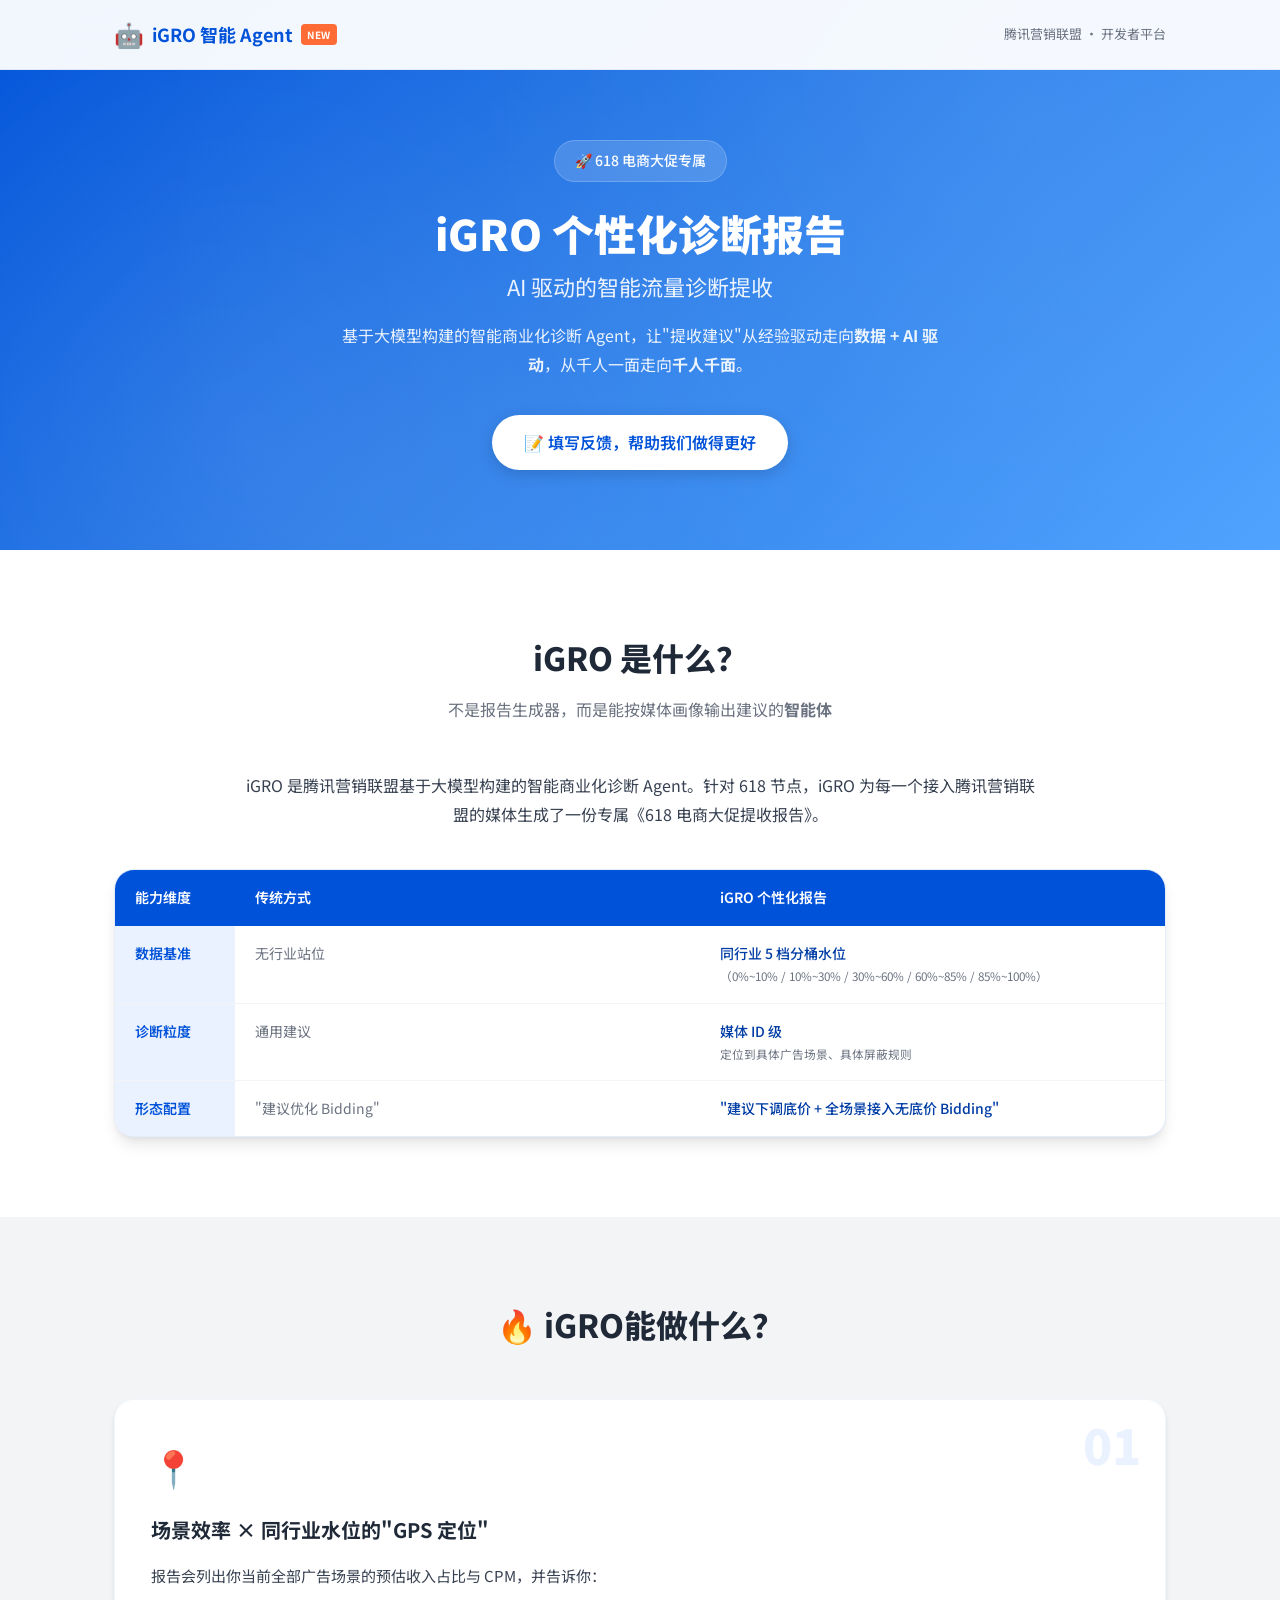
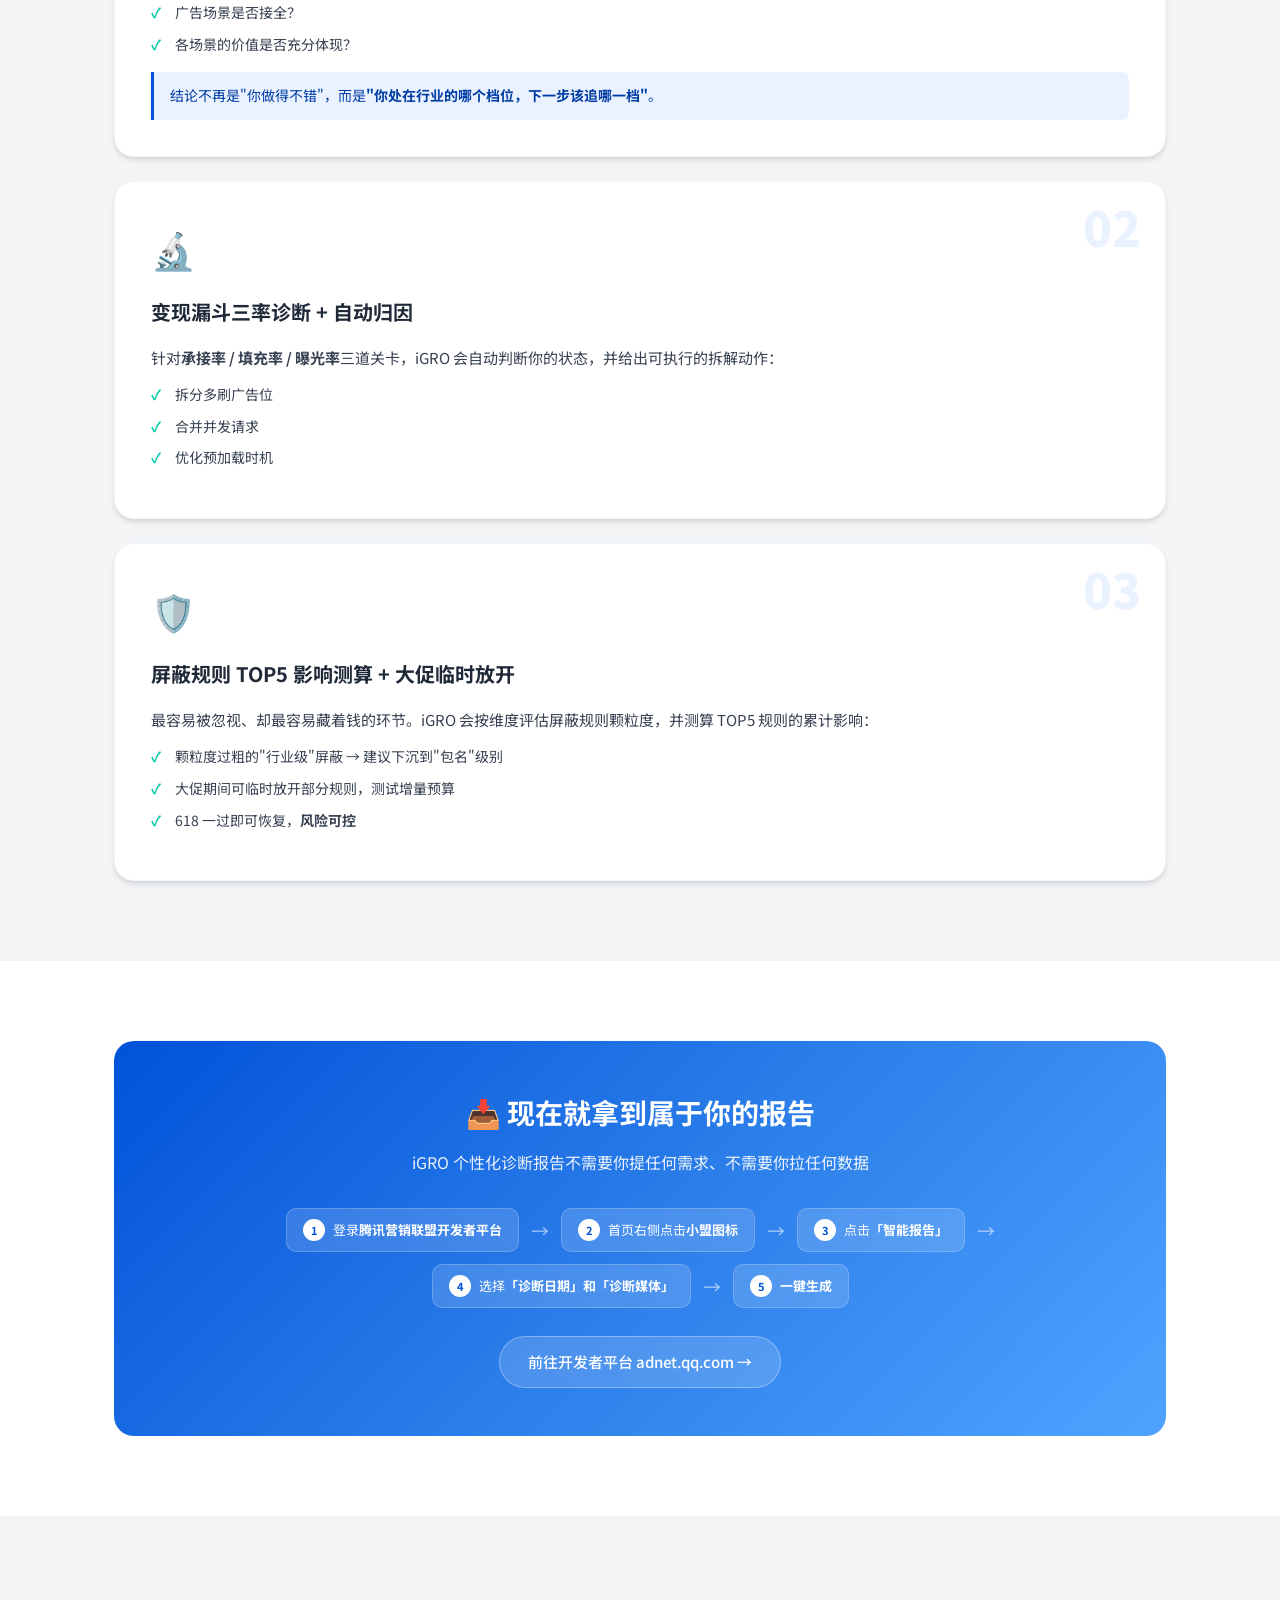
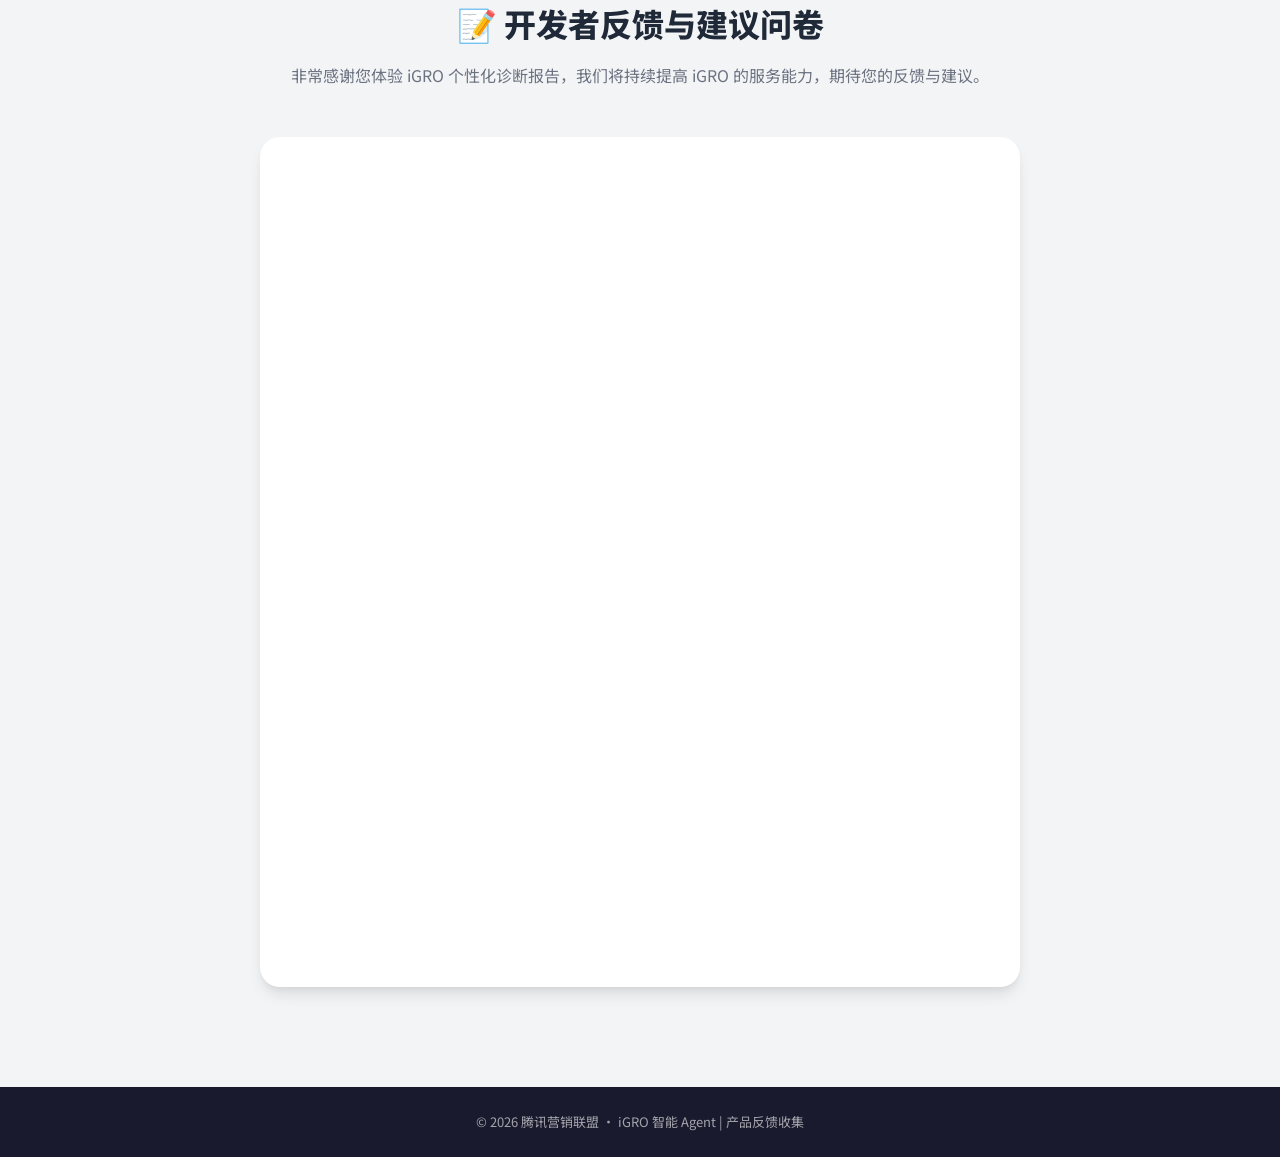
<file: index.html>
<!DOCTYPE html>
<html lang="zh-CN">
<head>
    <meta charset="UTF-8">
    <meta name="viewport" content="width=device-width, initial-scale=1.0">
    <title>iGRO 智能诊断报告 - 腾讯营销联盟</title>
    <link rel="stylesheet" href="style.css">
    <link href="https://fonts.googleapis.com/css2?family=Noto+Sans+SC:wght@300;400;500;700;900&display=swap" rel="stylesheet">
</head>
<body>
    <!-- 顶部导航 -->
    <nav class="navbar">
        <div class="nav-container">
            <div class="nav-brand">
                <span class="brand-icon">🤖</span>
                <span class="brand-text">iGRO 智能 Agent</span>
                <span class="brand-badge">NEW</span>
            </div>
            <div class="nav-subtitle">腾讯营销联盟 · 开发者平台</div>
        </div>
    </nav>

    <!-- Hero 区域 -->
    <section class="hero">
        <div class="hero-bg-pattern"></div>
        <div class="container">
            <div class="hero-content">
                <div class="hero-tag">🚀 618 电商大促专属</div>
                <h1 class="hero-title">
                    iGRO 个性化诊断报告
                    <span class="hero-highlight">AI 驱动的智能流量诊断提收</span>
                </h1>
                <p class="hero-desc">
                    基于大模型构建的智能商业化诊断 Agent，让"提收建议"从经验驱动走向<strong>数据 + AI 驱动</strong>，从千人一面走向<strong>千人千面</strong>。
                </p>
                <a href="#feedback-form" class="hero-cta">📝 填写反馈，帮助我们做得更好</a>
            </div>
        </div>
    </section>

    <!-- iGRO 是什么 -->
    <section class="section section-what">
        <div class="container">
            <div class="section-header">
                <h2 class="section-title">iGRO 是什么？</h2>
                <p class="section-subtitle">不是报告生成器，而是能按媒体画像输出建议的<strong>智能体</strong></p>
            </div>
            <p class="section-desc">
                iGRO 是腾讯营销联盟基于大模型构建的智能商业化诊断 Agent。针对 618 节点，iGRO 为每一个接入腾讯营销联盟的媒体生成了一份专属《618 电商大促提收报告》。
            </p>
            
            <!-- 对比表格 -->
            <div class="compare-table">
                <div class="compare-header">
                    <div class="compare-col">能力维度</div>
                    <div class="compare-col old">传统方式</div>
                    <div class="compare-col new">iGRO 个性化报告</div>
                </div>
                <div class="compare-row">
                    <div class="compare-col label">数据基准</div>
                    <div class="compare-col old">无行业站位</div>
                    <div class="compare-col new">同行业 5 档分桶水位<br><small>（0%~10% / 10%~30% / 30%~60% / 60%~85% / 85%~100%）</small></div>
                </div>
                <div class="compare-row">
                    <div class="compare-col label">诊断粒度</div>
                    <div class="compare-col old">通用建议</div>
                    <div class="compare-col new">媒体 ID 级<br><small>定位到具体广告场景、具体屏蔽规则</small></div>
                </div>
                <div class="compare-row">
                    <div class="compare-col label">形态配置</div>
                    <div class="compare-col old">"建议优化 Bidding"</div>
                    <div class="compare-col new">"建议下调底价 + 全场景接入无底价 Bidding"</div>
                </div>
            </div>
        </div>
    </section>

    <!-- 三大看点 -->
    <section class="section section-highlights">
        <div class="container">
            <div class="section-header">
                <h2 class="section-title">🔥 iGRO能做什么？</h2>
            </div>
            
            <div class="highlights-grid">
                <!-- 看点一 -->
                <div class="highlight-card">
                    <div class="highlight-number">01</div>
                    <div class="highlight-icon">📍</div>
                    <h3 class="highlight-title">场景效率 × 同行业水位的"GPS 定位"</h3>
                    <div class="highlight-content">
                        <p>报告会列出你当前全部广告场景的预估收入占比与 CPM，并告诉你：</p>
                        <ul>
                            <li>广告场景是否接全？</li>
                            <li>各场景的价值是否充分体现？</li>
                        </ul>
                        <div class="highlight-quote">
                            结论不再是"你做得不错"，而是<strong>"你处在行业的哪个档位，下一步该追哪一档"</strong>。
                        </div>
                    </div>
                </div>

                <!-- 看点二 -->
                <div class="highlight-card">
                    <div class="highlight-number">02</div>
                    <div class="highlight-icon">🔬</div>
                    <h3 class="highlight-title">变现漏斗三率诊断 + 自动归因</h3>
                    <div class="highlight-content">
                        <p>针对<strong>承接率 / 填充率 / 曝光率</strong>三道关卡，iGRO 会自动判断你的状态，并给出可执行的拆解动作：</p>
                        <ul>
                            <li>拆分多刷广告位</li>
                            <li>合并并发请求</li>
                            <li>优化预加载时机</li>
                        </ul>
                    </div>
                </div>

                <!-- 看点三 -->
                <div class="highlight-card">
                    <div class="highlight-number">03</div>
                    <div class="highlight-icon">🛡️</div>
                    <h3 class="highlight-title">屏蔽规则 TOP5 影响测算 + 大促临时放开</h3>
                    <div class="highlight-content">
                        <p>最容易被忽视、却最容易藏着钱的环节。iGRO 会按维度评估屏蔽规则颗粒度，并测算 TOP5 规则的累计影响：</p>
                        <ul>
                            <li>颗粒度过粗的"行业级"屏蔽 → 建议下沉到"包名"级别</li>
                            <li>大促期间可临时放开部分规则，测试增量预算</li>
                            <li>618 一过即可恢复，<strong>风险可控</strong></li>
                        </ul>
                    </div>
                </div>
            </div>
        </div>
    </section>

    <!-- 获取入口 -->
    <section class="section section-cta">
        <div class="container">
            <div class="cta-card">
                <h2>📥 现在就拿到属于你的报告</h2>
                <p>iGRO 个性化诊断报告不需要你提任何需求、不需要你拉任何数据</p>
                <div class="cta-path">
                    <div class="path-step">
                        <span class="step-num">1</span>
                        <span>登录<strong>腾讯营销联盟开发者平台</strong></span>
                    </div>
                    <div class="path-arrow">→</div>
                    <div class="path-step">
                        <span class="step-num">2</span>
                        <span>首页右侧点击<strong>小盟图标</strong></span>
                    </div>
                    <div class="path-arrow">→</div>
                    <div class="path-step">
                        <span class="step-num">3</span>
                        <span>点击<strong>「智能报告」</strong></span>
                    </div>
                    <div class="path-arrow">→</div>
                    <div class="path-step">
                        <span class="step-num">4</span>
                        <span>选择<strong>「诊断日期」和「诊断媒体」</strong></span>
                    </div>
                    <div class="path-arrow">→</div>
                    <div class="path-step">
                        <span class="step-num">5</span>
                        <span><strong>一键生成</strong></span>
                    </div>
                </div>
                <a href="https://adnet.qq.com" target="_blank" class="cta-link">前往开发者平台 adnet.qq.com →</a>
            </div>
        </div>
    </section>

    <!-- 反馈表单 -->
    <section class="section section-form" id="feedback-form">
        <div class="container">
            <div class="section-header">
                <h2 class="section-title">📝 开发者反馈与建议问卷</h2>
                <p class="section-subtitle">非常感谢您体验 iGRO 个性化诊断报告，我们将持续提高 iGRO 的服务能力，期待您的反馈与建议。</p>
            </div>

            <div class="feedback-iframe-wrapper">
                <iframe 
                    src="https://wj.qq.com/s2/26842965/46fb/" 
                    width="100%" 
                    height="850" 
                    frameborder="0"
                    scrolling="yes">
                </iframe>
            </div>
        </div>
    </section>

    <!-- 页脚 -->
    <footer class="footer">
        <div class="container">
            <p>© 2026 腾讯营销联盟 · iGRO 智能 Agent | 产品反馈收集</p>
        </div>
    </footer>

    <script>
        // 平滑滚动
        document.querySelectorAll('a[href^="#"]').forEach(anchor => {
            anchor.addEventListener('click', function(e) {
                e.preventDefault();
                const target = document.querySelector(this.getAttribute('href'));
                if (target) {
                    target.scrollIntoView({ behavior: 'smooth', block: 'start' });
                }
            });
        });
    </script>
</body>
</html>
</file>
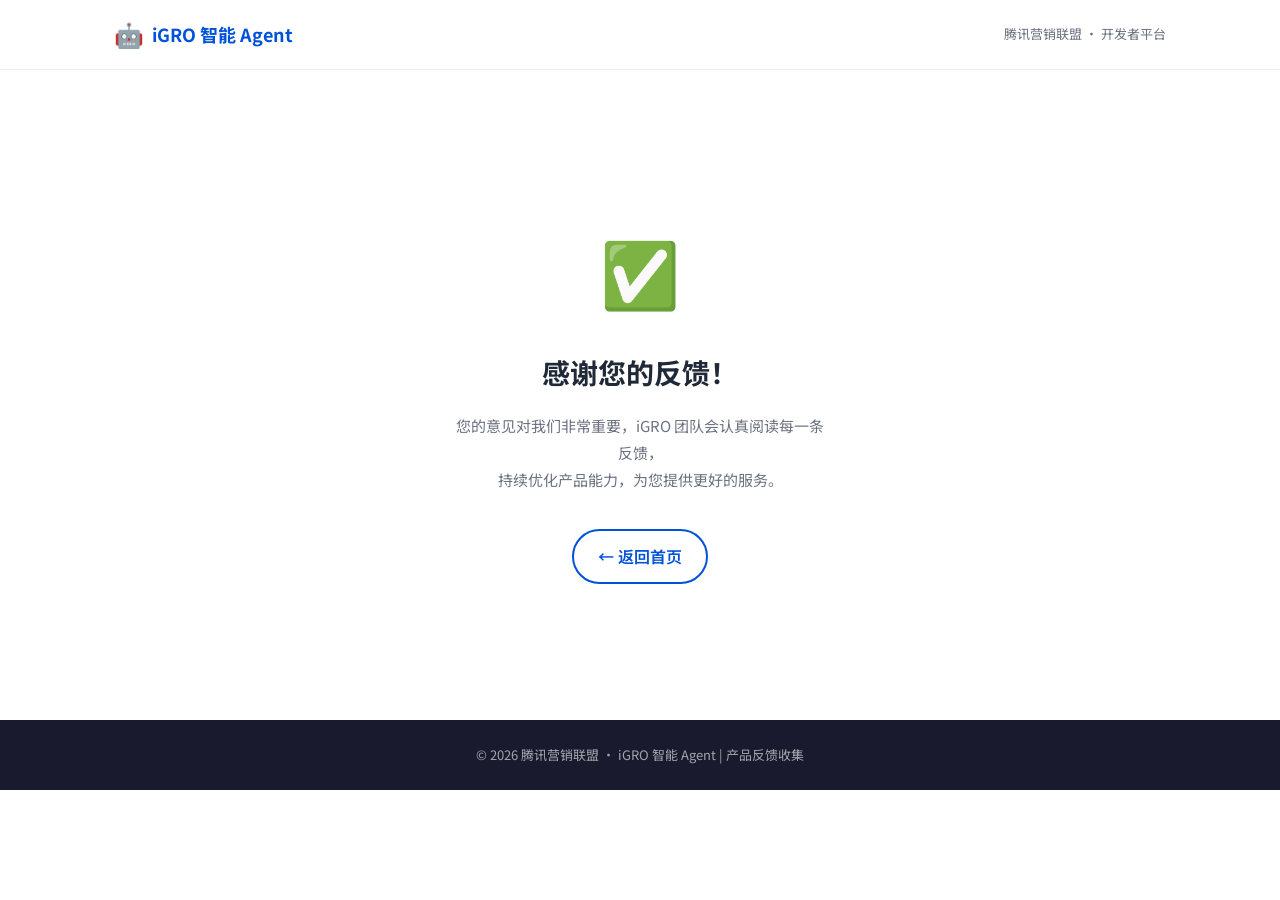
<file: success.html>
<!DOCTYPE html>
<html lang="zh-CN">
<head>
    <meta charset="UTF-8">
    <meta name="viewport" content="width=device-width, initial-scale=1.0">
    <title>提交成功 - iGRO 反馈</title>
    <link rel="stylesheet" href="style.css">
    <link href="https://fonts.googleapis.com/css2?family=Noto+Sans+SC:wght@300;400;500;700;900&display=swap" rel="stylesheet">
</head>
<body>
    <nav class="navbar">
        <div class="nav-container">
            <div class="nav-brand">
                <span class="brand-icon">🤖</span>
                <span class="brand-text">iGRO 智能 Agent</span>
            </div>
            <div class="nav-subtitle">腾讯营销联盟 · 开发者平台</div>
        </div>
    </nav>

    <section class="success-page">
        <div class="container">
            <div class="success-card">
                <div class="success-icon">✅</div>
                <h1>感谢您的反馈！</h1>
                <p class="success-message">
                    您的意见对我们非常重要，iGRO 团队会认真阅读每一条反馈，<br>
                    持续优化产品能力，为您提供更好的服务。
                </p>
                <div class="success-actions">
                    <a href="index.html" class="btn-back">← 返回首页</a>
                </div>
            </div>
        </div>
    </section>

    <footer class="footer">
        <div class="container">
            <p>© 2026 腾讯营销联盟 · iGRO 智能 Agent | 产品反馈收集</p>
        </div>
    </footer>
</body>
</html>
</file>
<file: style.css>
/* ============================================
   iGRO 反馈网站 - 腾讯广告品牌蓝色调
   ============================================ */

/* CSS Variables */
:root {
    --primary: #0052D9;
    --primary-light: #3B82F6;
    --primary-dark: #003DA5;
    --primary-bg: #EBF2FF;
    --primary-gradient: linear-gradient(135deg, #0052D9 0%, #2B7DE9 50%, #4FA3FF 100%);
    --secondary: #00C9A7;
    --accent: #FF6B35;
    --dark: #1A1A2E;
    --gray-900: #1F2937;
    --gray-700: #374151;
    --gray-500: #6B7280;
    --gray-300: #D1D5DB;
    --gray-100: #F3F4F6;
    --white: #FFFFFF;
    --shadow-sm: 0 1px 2px rgba(0, 0, 0, 0.05);
    --shadow-md: 0 4px 6px -1px rgba(0, 0, 0, 0.1), 0 2px 4px -1px rgba(0, 0, 0, 0.06);
    --shadow-lg: 0 10px 15px -3px rgba(0, 0, 0, 0.1), 0 4px 6px -2px rgba(0, 0, 0, 0.05);
    --shadow-xl: 0 20px 25px -5px rgba(0, 0, 0, 0.1), 0 10px 10px -5px rgba(0, 0, 0, 0.04);
    --radius: 12px;
    --radius-lg: 20px;
}

/* Reset */
* {
    margin: 0;
    padding: 0;
    box-sizing: border-box;
}

html {
    scroll-behavior: smooth;
}

body {
    font-family: 'Noto Sans SC', -apple-system, BlinkMacSystemFont, 'Segoe UI', sans-serif;
    color: var(--gray-900);
    line-height: 1.7;
    background: var(--white);
    -webkit-font-smoothing: antialiased;
    overflow-x: hidden;
}

.container {
    max-width: 1100px;
    margin: 0 auto;
    padding: 0 24px;
}

/* ============ Navbar ============ */
.navbar {
    position: fixed;
    top: 0;
    left: 0;
    right: 0;
    z-index: 1000;
    background: rgba(255, 255, 255, 0.95);
    backdrop-filter: blur(20px);
    border-bottom: 1px solid rgba(0, 82, 217, 0.08);
    padding: 14px 0;
}

.nav-container {
    max-width: 1100px;
    margin: 0 auto;
    padding: 0 24px;
    display: flex;
    align-items: center;
    justify-content: space-between;
}

.nav-brand {
    display: flex;
    align-items: center;
    gap: 8px;
}

.brand-icon {
    font-size: 24px;
}

.brand-text {
    font-weight: 700;
    font-size: 18px;
    color: var(--primary);
}

.brand-badge {
    background: var(--accent);
    color: white;
    font-size: 10px;
    font-weight: 700;
    padding: 2px 6px;
    border-radius: 4px;
    letter-spacing: 0.5px;
}

.nav-subtitle {
    font-size: 13px;
    color: var(--gray-500);
}

.nav-logout {
    color: var(--gray-500);
    text-decoration: none;
    font-size: 14px;
    padding: 6px 12px;
    border-radius: 6px;
    transition: all 0.2s;
}

.nav-logout:hover {
    background: var(--gray-100);
    color: var(--primary);
}

/* ============ Hero ============ */
.hero {
    position: relative;
    padding: 140px 0 80px;
    background: var(--primary-gradient);
    overflow: hidden;
}

.hero-bg-pattern {
    position: absolute;
    top: 0;
    left: 0;
    right: 0;
    bottom: 0;
    background-image: 
        radial-gradient(circle at 20% 80%, rgba(255, 255, 255, 0.08) 0%, transparent 50%),
        radial-gradient(circle at 80% 20%, rgba(255, 255, 255, 0.05) 0%, transparent 50%),
        radial-gradient(circle at 50% 50%, rgba(255, 255, 255, 0.02) 0%, transparent 80%);
}

.hero-content {
    position: relative;
    text-align: center;
    color: white;
}

.hero-tag {
    display: inline-block;
    background: rgba(255, 255, 255, 0.15);
    backdrop-filter: blur(10px);
    border: 1px solid rgba(255, 255, 255, 0.2);
    padding: 8px 20px;
    border-radius: 30px;
    font-size: 14px;
    font-weight: 500;
    margin-bottom: 24px;
}

.hero-title {
    font-size: 42px;
    font-weight: 900;
    line-height: 1.3;
    margin-bottom: 20px;
}

.hero-highlight {
    display: block;
    font-size: 22px;
    font-weight: 400;
    opacity: 0.9;
    margin-top: 12px;
}

.hero-desc {
    font-size: 16px;
    line-height: 1.8;
    opacity: 0.9;
    max-width: 600px;
    margin: 0 auto 36px;
}

.hero-cta {
    display: inline-block;
    background: white;
    color: var(--primary);
    padding: 14px 32px;
    border-radius: 30px;
    font-size: 16px;
    font-weight: 600;
    text-decoration: none;
    transition: all 0.3s;
    box-shadow: 0 4px 15px rgba(0, 0, 0, 0.15);
}

.hero-cta:hover {
    transform: translateY(-2px);
    box-shadow: 0 8px 25px rgba(0, 0, 0, 0.2);
}

/* ============ Sections ============ */
.section {
    padding: 80px 0;
}

.section-header {
    text-align: center;
    margin-bottom: 48px;
}

.section-title {
    font-size: 32px;
    font-weight: 800;
    color: var(--gray-900);
    margin-bottom: 12px;
}

.section-subtitle {
    font-size: 16px;
    color: var(--gray-500);
}

.section-desc {
    font-size: 16px;
    color: var(--gray-700);
    max-width: 800px;
    margin: 0 auto 40px;
    text-align: center;
    line-height: 1.8;
}

/* ============ Compare Table ============ */
.compare-table {
    background: white;
    border-radius: var(--radius-lg);
    overflow: hidden;
    box-shadow: var(--shadow-lg);
    border: 1px solid rgba(0, 82, 217, 0.1);
}

.compare-header {
    display: grid;
    grid-template-columns: 120px 1fr 1fr;
    background: var(--primary);
    color: white;
    font-weight: 600;
    font-size: 14px;
}

.compare-header .compare-col {
    padding: 16px 20px;
}

.compare-row {
    display: grid;
    grid-template-columns: 120px 1fr 1fr;
    border-bottom: 1px solid var(--gray-100);
}

.compare-row:last-child {
    border-bottom: none;
}

.compare-row .compare-col {
    padding: 16px 20px;
    font-size: 14px;
    line-height: 1.6;
}

.compare-row .compare-col.label {
    font-weight: 600;
    background: var(--primary-bg);
    color: var(--primary);
}

.compare-row .compare-col.old {
    color: var(--gray-500);
}

.compare-row .compare-col.new {
    color: var(--primary-dark);
    font-weight: 500;
}

.compare-row .compare-col.new small {
    color: var(--gray-500);
    font-weight: 400;
}

/* ============ Highlights ============ */
.section-highlights {
    background: var(--gray-100);
}

.highlights-grid {
    display: grid;
    grid-template-columns: 1fr;
    gap: 24px;
}

.highlight-card {
    position: relative;
    background: white;
    border-radius: var(--radius-lg);
    padding: 36px;
    box-shadow: var(--shadow-md);
    border: 1px solid rgba(0, 82, 217, 0.05);
    transition: all 0.3s;
}

.highlight-card:hover {
    transform: translateY(-4px);
    box-shadow: var(--shadow-xl);
}

.highlight-number {
    position: absolute;
    top: 20px;
    right: 24px;
    font-size: 48px;
    font-weight: 900;
    color: var(--primary-bg);
    line-height: 1;
}

.highlight-icon {
    font-size: 36px;
    margin-bottom: 16px;
}

.highlight-title {
    font-size: 20px;
    font-weight: 700;
    color: var(--gray-900);
    margin-bottom: 16px;
}

.highlight-content p {
    font-size: 15px;
    color: var(--gray-700);
    margin-bottom: 12px;
}

.highlight-content ul {
    list-style: none;
    margin: 12px 0;
}

.highlight-content ul li {
    position: relative;
    padding-left: 24px;
    font-size: 14px;
    color: var(--gray-700);
    margin-bottom: 8px;
}

.highlight-content ul li::before {
    content: '✓';
    position: absolute;
    left: 0;
    color: var(--secondary);
    font-weight: 700;
}

.highlight-quote {
    background: var(--primary-bg);
    border-left: 3px solid var(--primary);
    padding: 12px 16px;
    border-radius: 0 8px 8px 0;
    font-size: 14px;
    color: var(--primary-dark);
    margin-top: 16px;
}

/* ============ CTA Section ============ */
.section-cta {
    background: white;
}

.cta-card {
    background: var(--primary-gradient);
    border-radius: var(--radius-lg);
    padding: 48px;
    text-align: center;
    color: white;
}

.cta-card h2 {
    font-size: 28px;
    margin-bottom: 12px;
}

.cta-card p {
    opacity: 0.9;
    margin-bottom: 32px;
}

.cta-path {
    display: flex;
    align-items: center;
    justify-content: center;
    flex-wrap: wrap;
    gap: 12px;
}

.path-step {
    display: flex;
    align-items: center;
    gap: 8px;
    background: rgba(255, 255, 255, 0.15);
    backdrop-filter: blur(10px);
    border: 1px solid rgba(255, 255, 255, 0.2);
    padding: 10px 16px;
    border-radius: 10px;
    font-size: 13px;
}

.step-num {
    display: inline-flex;
    align-items: center;
    justify-content: center;
    width: 22px;
    height: 22px;
    background: white;
    color: var(--primary);
    border-radius: 50%;
    font-size: 11px;
    font-weight: 700;
}

.path-arrow {
    font-size: 18px;
    opacity: 0.6;
}

.cta-link {
    display: inline-block;
    margin-top: 28px;
    color: white;
    font-size: 15px;
    font-weight: 500;
    text-decoration: none;
    padding: 12px 28px;
    background: rgba(255, 255, 255, 0.15);
    border: 1px solid rgba(255, 255, 255, 0.3);
    border-radius: 30px;
    transition: all 0.3s;
}

.cta-link:hover {
    background: rgba(255, 255, 255, 0.25);
    transform: translateY(-2px);
}

/* ============ Form Section ============ */
.section-form {
    background: var(--gray-100);
    padding: 80px 0 100px;
}

.feedback-form {
    max-width: 760px;
    margin: 0 auto;
}

.feedback-iframe-wrapper {
    max-width: 760px;
    margin: 0 auto;
    background: white;
    border-radius: var(--radius-lg);
    padding: 0;
    box-shadow: var(--shadow-lg);
    overflow: hidden;
    position: relative;
}

.feedback-iframe-wrapper iframe {
    display: block;
    width: 100%;
    min-height: 850px;
    border: none;
    border-radius: var(--radius-lg);
    overflow: hidden;
    -webkit-overflow-scrolling: touch;
}

.form-group {
    background: white;
    border-radius: var(--radius);
    padding: 28px 32px;
    margin-bottom: 16px;
    box-shadow: var(--shadow-sm);
    border: 1px solid rgba(0, 82, 217, 0.05);
    transition: border-color 0.2s;
}

.form-group:hover {
    border-color: rgba(0, 82, 217, 0.15);
}

.form-label {
    display: block;
    font-size: 16px;
    font-weight: 600;
    color: var(--gray-900);
    margin-bottom: 16px;
    line-height: 1.5;
}

.form-label.required::after {
    content: '*';
    color: #EF4444;
    margin-left: 4px;
}

.q-number {
    display: inline-flex;
    align-items: center;
    justify-content: center;
    width: 28px;
    height: 28px;
    background: var(--primary);
    color: white;
    border-radius: 6px;
    font-size: 12px;
    font-weight: 700;
    margin-right: 10px;
    vertical-align: middle;
}

.multi-tag {
    display: inline-block;
    background: var(--primary-bg);
    color: var(--primary);
    font-size: 11px;
    font-weight: 600;
    padding: 2px 8px;
    border-radius: 4px;
    margin-left: 8px;
}

.form-hint {
    font-size: 13px;
    color: var(--gray-500);
    margin-bottom: 16px;
}

/* Radio Options */
.radio-group,
.checkbox-group {
    display: flex;
    flex-direction: column;
    gap: 10px;
}

.radio-option,
.checkbox-option {
    display: flex;
    align-items: center;
    gap: 12px;
    padding: 12px 16px;
    border-radius: 8px;
    cursor: pointer;
    transition: all 0.2s;
    border: 1px solid transparent;
}

.radio-option:hover,
.checkbox-option:hover {
    background: var(--primary-bg);
    border-color: rgba(0, 82, 217, 0.1);
}

.radio-option input,
.checkbox-option input {
    display: none;
}

.radio-custom {
    width: 20px;
    height: 20px;
    border-radius: 50%;
    border: 2px solid var(--gray-300);
    position: relative;
    flex-shrink: 0;
    transition: all 0.2s;
}

.radio-option input:checked ~ .radio-custom {
    border-color: var(--primary);
}

.radio-option input:checked ~ .radio-custom::after {
    content: '';
    position: absolute;
    top: 50%;
    left: 50%;
    transform: translate(-50%, -50%);
    width: 10px;
    height: 10px;
    border-radius: 50%;
    background: var(--primary);
}

.checkbox-custom {
    width: 20px;
    height: 20px;
    border-radius: 5px;
    border: 2px solid var(--gray-300);
    position: relative;
    flex-shrink: 0;
    transition: all 0.2s;
}

.checkbox-option input:checked ~ .checkbox-custom {
    border-color: var(--primary);
    background: var(--primary);
}

.checkbox-option input:checked ~ .checkbox-custom::after {
    content: '✓';
    position: absolute;
    top: 50%;
    left: 50%;
    transform: translate(-50%, -50%);
    color: white;
    font-size: 12px;
    font-weight: 700;
}

.radio-text,
.checkbox-text {
    font-size: 14px;
    color: var(--gray-700);
}

.radio-option input:checked ~ .radio-text,
.checkbox-option input:checked ~ .checkbox-text {
    color: var(--primary);
    font-weight: 500;
}

/* Input & Textarea */
.form-input,
.form-textarea {
    width: 100%;
    padding: 12px 16px;
    border: 1px solid var(--gray-300);
    border-radius: 8px;
    font-size: 14px;
    font-family: inherit;
    color: var(--gray-900);
    transition: all 0.2s;
    outline: none;
}

.form-input:focus,
.form-textarea:focus {
    border-color: var(--primary);
    box-shadow: 0 0 0 3px rgba(0, 82, 217, 0.1);
}

.form-textarea {
    resize: vertical;
    min-height: 100px;
}

.other-input {
    margin-top: 12px;
}

/* Submit Button */
.form-submit {
    text-align: center;
    margin-top: 32px;
}

.submit-btn {
    display: inline-flex;
    align-items: center;
    gap: 8px;
    background: var(--primary-gradient);
    color: white;
    border: none;
    padding: 16px 48px;
    border-radius: 30px;
    font-size: 16px;
    font-weight: 600;
    cursor: pointer;
    transition: all 0.3s;
    box-shadow: 0 4px 15px rgba(0, 82, 217, 0.3);
}

.submit-btn:hover {
    transform: translateY(-2px);
    box-shadow: 0 8px 25px rgba(0, 82, 217, 0.4);
}

.submit-btn:active {
    transform: translateY(0);
}

/* ============ Success Page ============ */
.success-page {
    min-height: 80vh;
    display: flex;
    align-items: center;
    justify-content: center;
    padding-top: 80px;
}

.success-card {
    text-align: center;
    padding: 60px;
    max-width: 500px;
}

.success-icon {
    font-size: 64px;
    margin-bottom: 24px;
}

.success-card h1 {
    font-size: 28px;
    color: var(--gray-900);
    margin-bottom: 16px;
}

.success-message {
    font-size: 15px;
    color: var(--gray-500);
    line-height: 1.8;
    margin-bottom: 36px;
}

.btn-back {
    display: inline-block;
    color: var(--primary);
    text-decoration: none;
    font-weight: 600;
    padding: 12px 24px;
    border: 2px solid var(--primary);
    border-radius: 30px;
    transition: all 0.2s;
}

.btn-back:hover {
    background: var(--primary);
    color: white;
}

/* ============ Admin Pages ============ */
.admin-login-page {
    min-height: 80vh;
    display: flex;
    align-items: center;
    justify-content: center;
    padding-top: 80px;
    background: var(--gray-100);
}

.login-card {
    background: white;
    padding: 48px;
    border-radius: var(--radius-lg);
    box-shadow: var(--shadow-lg);
    width: 100%;
    max-width: 400px;
}

.login-card h2 {
    text-align: center;
    margin-bottom: 24px;
    color: var(--gray-900);
}

.error-message {
    background: #FEE2E2;
    color: #DC2626;
    padding: 10px 16px;
    border-radius: 8px;
    font-size: 14px;
    margin-bottom: 16px;
    text-align: center;
}

.login-form-group {
    margin-bottom: 20px;
}

.login-form-group label {
    display: block;
    font-size: 14px;
    font-weight: 500;
    margin-bottom: 8px;
    color: var(--gray-700);
}

.login-form-group input {
    width: 100%;
    padding: 12px 16px;
    border: 1px solid var(--gray-300);
    border-radius: 8px;
    font-size: 14px;
    outline: none;
    transition: all 0.2s;
}

.login-form-group input:focus {
    border-color: var(--primary);
    box-shadow: 0 0 0 3px rgba(0, 82, 217, 0.1);
}

.login-btn {
    width: 100%;
    padding: 14px;
    background: var(--primary-gradient);
    color: white;
    border: none;
    border-radius: 8px;
    font-size: 16px;
    font-weight: 600;
    cursor: pointer;
    transition: all 0.2s;
}

.login-btn:hover {
    opacity: 0.9;
}

/* Admin Dashboard */
.admin-page {
    padding-top: 100px;
    padding-bottom: 60px;
    min-height: 100vh;
    background: var(--gray-100);
}

.admin-stats {
    display: flex;
    align-items: center;
    justify-content: space-between;
    background: white;
    border-radius: var(--radius);
    padding: 24px 32px;
    margin-bottom: 24px;
    box-shadow: var(--shadow-sm);
}

.stat-card {
    display: flex;
    align-items: center;
    gap: 16px;
}

.stat-number {
    font-size: 36px;
    font-weight: 900;
    color: var(--primary);
}

.stat-label {
    font-size: 14px;
    color: var(--gray-500);
}

.stat-actions {
    display: flex;
    gap: 12px;
}

.download-btn {
    display: inline-flex;
    align-items: center;
    gap: 6px;
    padding: 10px 20px;
    border-radius: 8px;
    font-size: 14px;
    font-weight: 500;
    text-decoration: none;
    transition: all 0.2s;
}

.csv-btn {
    background: #E8F5E9;
    color: #2E7D32;
}

.csv-btn:hover {
    background: #C8E6C9;
}

.excel-btn {
    background: #E3F2FD;
    color: var(--primary);
}

.excel-btn:hover {
    background: #BBDEFB;
}

/* Admin Table */
.admin-table-wrapper {
    background: white;
    border-radius: var(--radius);
    padding: 24px;
    box-shadow: var(--shadow-sm);
}

.admin-table-wrapper h3 {
    margin-bottom: 16px;
    color: var(--gray-900);
}

.admin-table-scroll {
    overflow-x: auto;
}

.admin-table {
    width: 100%;
    border-collapse: collapse;
    font-size: 13px;
}

.admin-table th {
    background: var(--primary-bg);
    color: var(--primary-dark);
    font-weight: 600;
    padding: 12px 16px;
    text-align: left;
    white-space: nowrap;
}

.admin-table td {
    padding: 12px 16px;
    border-bottom: 1px solid var(--gray-100);
    vertical-align: top;
    max-width: 200px;
}

.admin-table tr:hover td {
    background: var(--gray-100);
}

.empty-state {
    text-align: center;
    padding: 60px 0;
    color: var(--gray-500);
}

.empty-state p:first-child {
    font-size: 24px;
    margin-bottom: 8px;
}

.empty-hint {
    font-size: 14px;
}

/* ============ Footer ============ */
.footer {
    background: var(--dark);
    color: rgba(255, 255, 255, 0.6);
    padding: 24px 0;
    text-align: center;
    font-size: 13px;
}

/* ============ Responsive ============ */
@media (max-width: 768px) {
    .hero {
        padding: 120px 0 60px;
    }

    .hero-title {
        font-size: 28px;
    }

    .hero-highlight {
        font-size: 16px;
    }

    .section {
        padding: 48px 0;
    }

    .section-title {
        font-size: 24px;
    }

    .compare-header,
    .compare-row {
        grid-template-columns: 80px 1fr 1fr;
    }

    .compare-row .compare-col {
        padding: 12px;
        font-size: 12px;
    }

    .highlight-card {
        padding: 24px;
    }

    .cta-card {
        padding: 32px 20px;
    }

    .cta-path {
        flex-direction: column;
    }

    .path-arrow {
        transform: rotate(90deg);
    }

    .form-group {
        padding: 20px;
    }

    .admin-stats {
        flex-direction: column;
        gap: 16px;
        text-align: center;
    }

    .stat-actions {
        flex-direction: column;
        width: 100%;
    }

    .download-btn {
        justify-content: center;
    }
}
</file>
